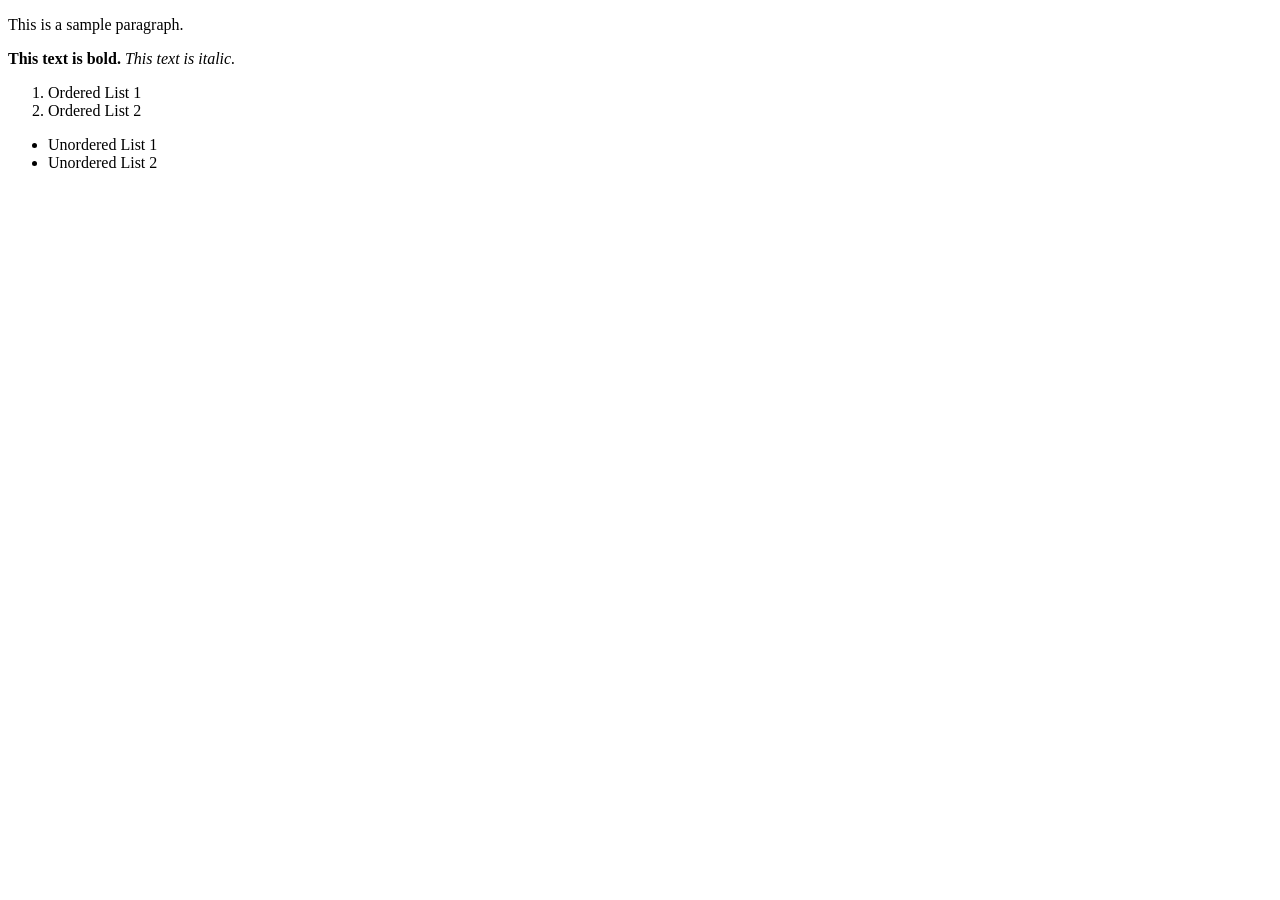
<file: 3_1_basic.html>
<!DOCTYPE html>
<html lang="en">
<head>
    <meta charset="UTF-8">
    <meta name="viewport" content="width=device-width, initial-scale=1.0">
    <title>Basic HTML Structure</title>
</head>
<body>
    <nav>

    </nav>
    <header>

    </header>
    <main>
        <section>
            <p>This is a sample paragraph.</p>
            <strong>This text is bold.</strong>
            <em>This text is italic.</em>
            <ol>
                <li>Ordered List 1</li>
                <li>Ordered List 2</li>
            </ol>
            <ul>
                <li>Unordered List 1</li>
                <li>Unordered List 2</li>
            </ul>
        </section>
        <article>

        </article>
    </main>
    <footer>

    </footer>
</body>
</html>
</file>
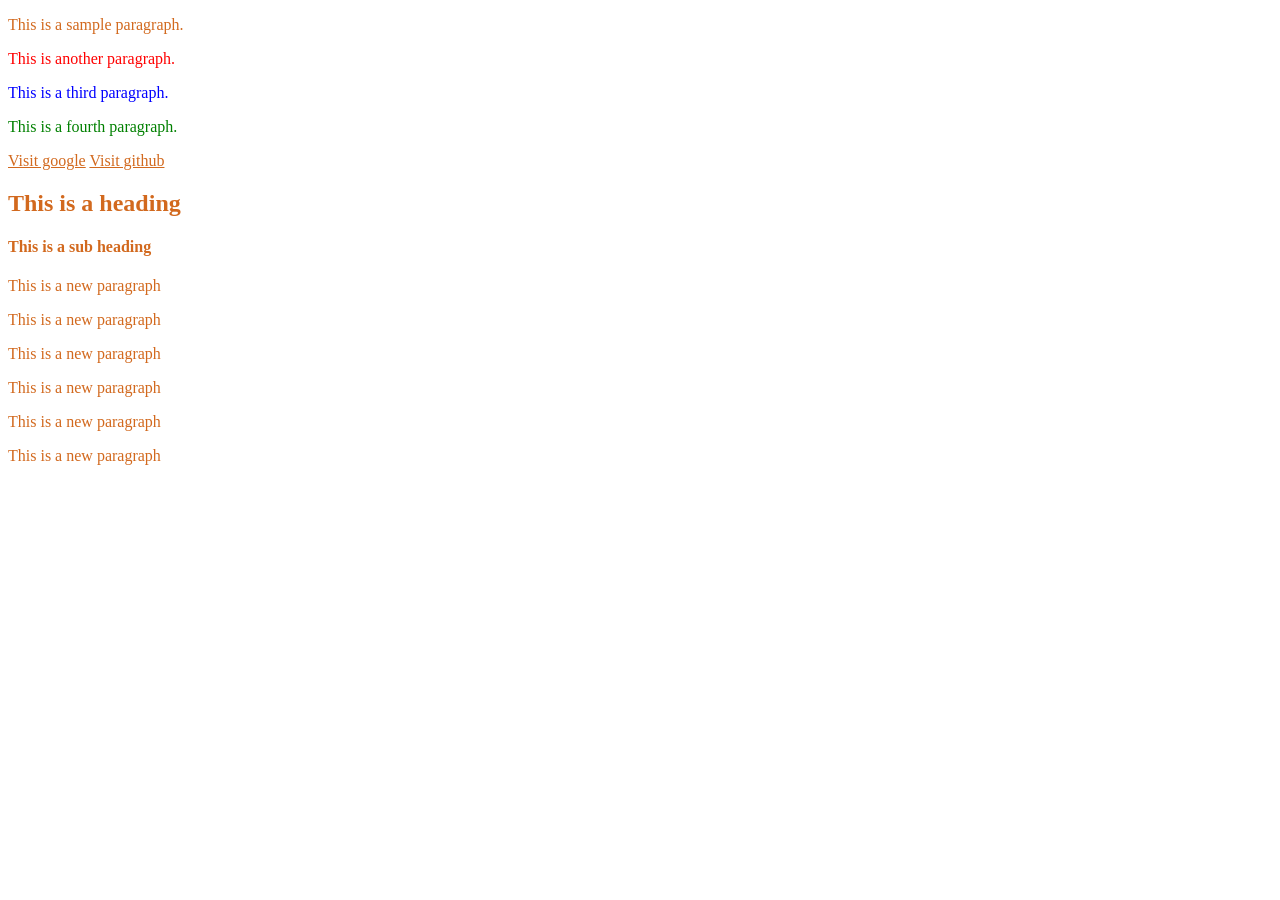
<file: 3_2_css.html>
<!DOCTYPE html>
<html lang="en">
<head>
    <meta charset="UTF-8">
    <meta name="viewport" content="width=device-width, initial-scale=1.0">
    <title>CSS for beginners</title>
    <style>
        *{
            color: chocolate;
        }
        /* p {
            color: peru;
        }
        a {
            color: gold;
        }
        h2 {
            color: salmon;
        }
        h4 {
            color: greenyellow;
        }
        .argentina {
            color: skyblue;
        }
        #subheading {
            color: green;
        } */
    </style>
</head>
<body>
    <p>This is a sample paragraph.</p>
    <p style="color: red;">This is another paragraph.</p>
    <p style="color: blue;">This is a third paragraph.</p>
    <p style="color: green;">This is a fourth paragraph.</p>
    <a href="https://www.google.com">Visit google</a>
    <a href="https://www.github.com">Visit github</a>
    <h2>This is a heading</h2>
    <h4>This is a sub heading</h4>
    <p class="argentina">This is a new paragraph</p>
    <p class="argentina">This is a new paragraph</p>
    <p class="argentina">This is a new paragraph</p>
    <p id="subheading">This is a new paragraph</p>
    <p id="subheading">This is a new paragraph</p>
    <p id="subheading">This is a new paragraph</p>
    
    
</body>
</html>
</file>
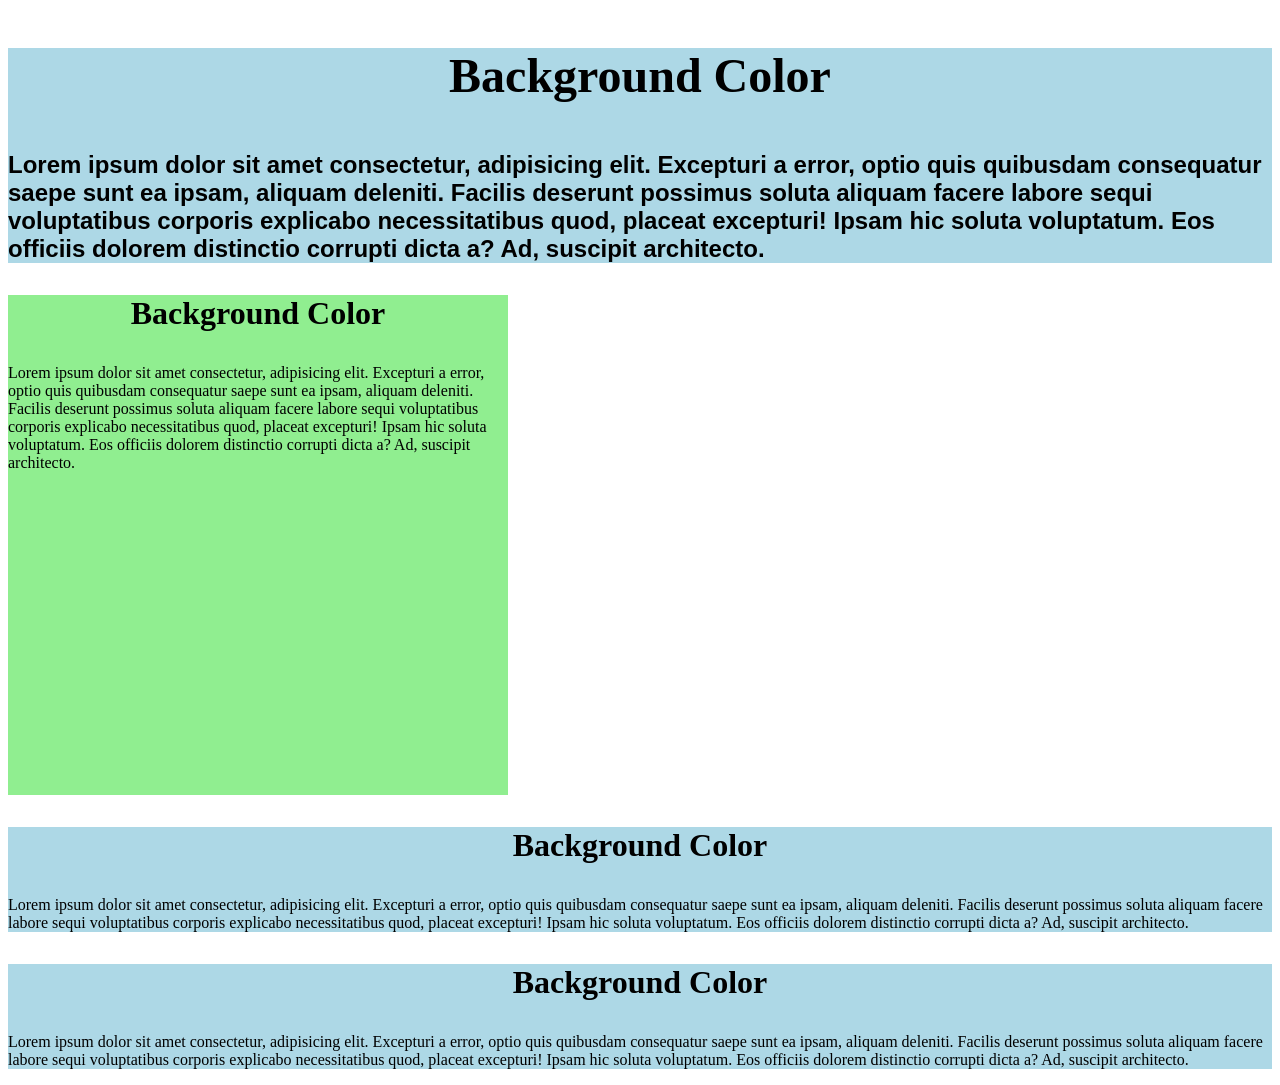
<file: 3_3_background.html>
<!DOCTYPE html>
<html lang="en">
<head>
    <meta charset="UTF-8">
    <meta name="viewport" content="width=device-width, initial-scale=1.0">
    <title>Background Color</title>
    <style>
        section {
            background-color: lightblue;
        }
        #second {
            background-color: lightgreen;
            width: 500px;
            height: 500px;
            /* width: 50%; */
        }
        h3 {
            font-size: 32px;
            text-align: center;
        }
        .large-heading {
            font-size: 48px;
        }
        .large-paragraph {
            font-size: 24px;
            font-family: arial, sans-serif;
            font-weight: 700;
        }
    </style>
</head>
<body>
    <main>
        <section>
            <h3 class="large-heading">Background Color</h3>
            <p class="large-paragraph">Lorem ipsum dolor sit amet consectetur, adipisicing elit. Excepturi a error, optio quis quibusdam consequatur saepe sunt ea ipsam, aliquam deleniti. Facilis deserunt possimus soluta aliquam facere labore sequi voluptatibus corporis explicabo necessitatibus quod, placeat excepturi! Ipsam hic soluta voluptatum. Eos officiis dolorem distinctio corrupti dicta a? Ad, suscipit architecto.</p>
        </section>
        <section id="second">
            <h3>Background Color</h3>
            <p>Lorem ipsum dolor sit amet consectetur, adipisicing elit. Excepturi a error, optio quis quibusdam consequatur saepe sunt ea ipsam, aliquam deleniti. Facilis deserunt possimus soluta aliquam facere labore sequi voluptatibus corporis explicabo necessitatibus quod, placeat excepturi! Ipsam hic soluta voluptatum. Eos officiis dolorem distinctio corrupti dicta a? Ad, suscipit architecto.</p>
        </section>
        <section>
            <h3>Background Color</h3>
            <p>Lorem ipsum dolor sit amet consectetur, adipisicing elit. Excepturi a error, optio quis quibusdam consequatur saepe sunt ea ipsam, aliquam deleniti. Facilis deserunt possimus soluta aliquam facere labore sequi voluptatibus corporis explicabo necessitatibus quod, placeat excepturi! Ipsam hic soluta voluptatum. Eos officiis dolorem distinctio corrupti dicta a? Ad, suscipit architecto.</p>
        </section>
        <section>
            <h3>Background Color</h3>
            <p>Lorem ipsum dolor sit amet consectetur, adipisicing elit. Excepturi a error, optio quis quibusdam consequatur saepe sunt ea ipsam, aliquam deleniti. Facilis deserunt possimus soluta aliquam facere labore sequi voluptatibus corporis explicabo necessitatibus quod, placeat excepturi! Ipsam hic soluta voluptatum. Eos officiis dolorem distinctio corrupti dicta a? Ad, suscipit architecto.</p>
        </section>
    </main>
    
</body>
</html>
</file>
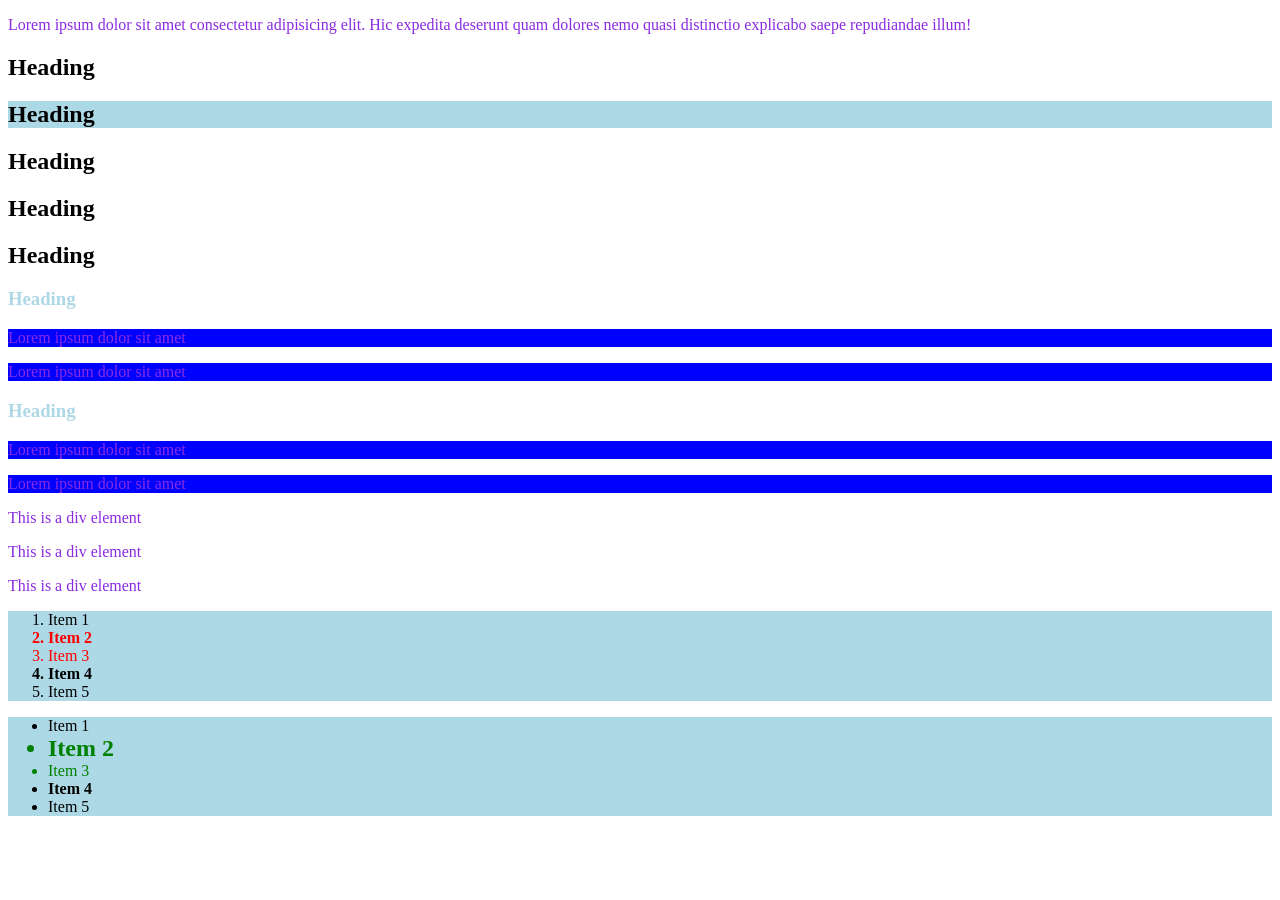
<file: 3_5_selector.html>
<!DOCTYPE html>
<html lang="en">

<head>
    <meta charset="UTF-8">
    <meta name="viewport" content="width=device-width, initial-scale=1.0">
    <title>Advanced Selectors</title>
    <style>
        /* tag selector */
        p {
            color: blueviolet;
        }

        article {
            color: lightblue;
        }

        /* class selector */
        .red {
            color: red;
        }

        .bold {
            font-weight: 800;
        }

        .green {
            color: green;
        }

        .green.bold {
            font-size: 1.5rem;
        }


        /* id select */
        #idName {
            color: blue;
        }

        /* advanced selectors */
        ol,
        ul,
        .special {
            background-color: lightblue;
        }

        /* article p {
            background-color: salmon;
        } */

        article > p {
            background-color: blue;
        }
    </style>
</head>

<body>
    <p>Lorem ipsum dolor sit amet consectetur adipisicing elit. Hic expedita deserunt quam dolores nemo quasi distinctio
        explicabo saepe repudiandae illum!</p>
    <h2>Heading</h2>
    <h2 class="special">Heading</h2>
    <h2>Heading</h2>
    <h2>Heading</h2>
    <h2>Heading</h2>
    <article>
        <h3>Heading</h3>
        <p>Lorem ipsum dolor sit amet</p>
        <p>Lorem ipsum dolor sit amet</p>
    </article>
    <article>
        <h3>Heading</h3>
        <p>Lorem ipsum dolor sit amet</p>
        <p>Lorem ipsum dolor sit amet</p>
        <div>
            <p>This is a div element</p>
            <p>This is a div element</p>
            <p>This is a div element</p>
        </div>
    </article>
    <ol>
        <li>Item 1</li>
        <li class="red bold">Item 2</li>
        <li class="red">Item 3</li>
        <li class="bold">Item 4</li>
        <li>Item 5</li>
    </ol>
    <ul>
        <li>Item 1</li>
        <li class="green bold">Item 2</li>
        <li class="green">Item 3</li>
        <li class="bold">Item 4</li>
        <li>Item 5</li>
    </ul>
</body>

</html>
</file>
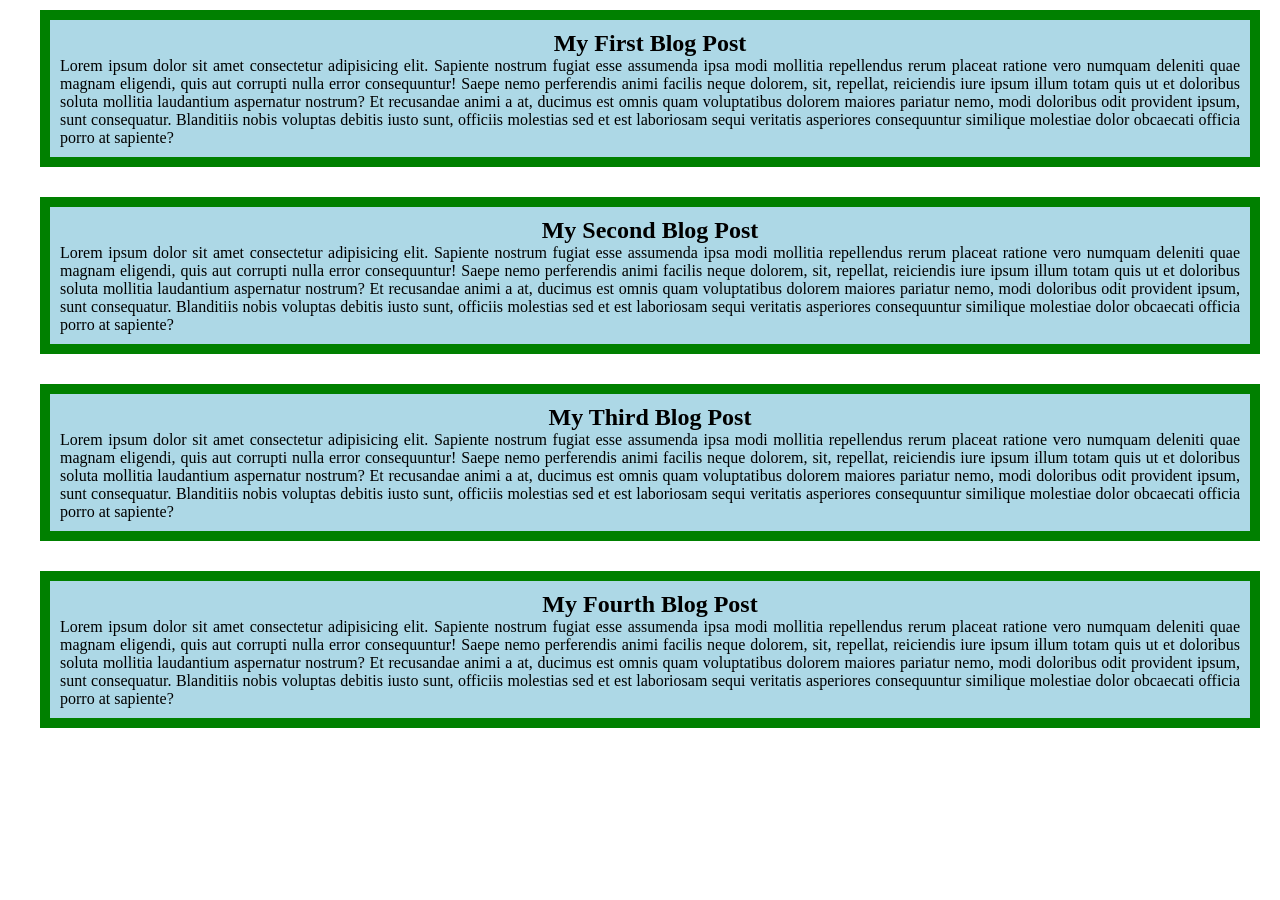
<file: 3_6_blog.html>
<!DOCTYPE html>
<html lang="en">
<head>
    <meta charset="UTF-8">
    <meta name="viewport" content="width=device-width, initial-scale=1.0">
    <title>Blogs</title>
    <link rel="stylesheet" href="styles/display.css">
    <style>
        *{
            margin: 0;
        }

        article {
            background-color: lightblue;
            text-align: justify;
            margin: 10px 20px 30px 40px;
            border: 10px solid green;
            padding: 10px;
        }
    </style>
</head>
<body>
    <article>
        <h2>My First Blog Post</h2>
        <p>Lorem ipsum dolor sit amet consectetur adipisicing elit. Sapiente nostrum fugiat esse assumenda ipsa modi mollitia repellendus rerum placeat ratione vero numquam deleniti quae magnam eligendi, quis aut corrupti nulla error consequuntur! Saepe nemo perferendis animi facilis neque dolorem, sit, repellat, reiciendis iure ipsum illum totam quis ut et doloribus soluta mollitia laudantium aspernatur nostrum? Et recusandae animi a at, ducimus est omnis quam voluptatibus dolorem maiores pariatur nemo, modi doloribus odit provident ipsum, sunt consequatur. Blanditiis nobis voluptas debitis iusto sunt, officiis molestias sed et est laboriosam sequi veritatis asperiores consequuntur similique molestiae dolor obcaecati officia porro at sapiente?</p>
    </article>
    <article>
        <h2>My Second Blog Post</h2>
        <p>Lorem ipsum dolor sit amet consectetur adipisicing elit. Sapiente nostrum fugiat esse assumenda ipsa modi mollitia repellendus rerum placeat ratione vero numquam deleniti quae magnam eligendi, quis aut corrupti nulla error consequuntur! Saepe nemo perferendis animi facilis neque dolorem, sit, repellat, reiciendis iure ipsum illum totam quis ut et doloribus soluta mollitia laudantium aspernatur nostrum? Et recusandae animi a at, ducimus est omnis quam voluptatibus dolorem maiores pariatur nemo, modi doloribus odit provident ipsum, sunt consequatur. Blanditiis nobis voluptas debitis iusto sunt, officiis molestias sed et est laboriosam sequi veritatis asperiores consequuntur similique molestiae dolor obcaecati officia porro at sapiente?</p>
    </article>
    <article>
        <h2>My Third Blog Post</h2>
        <p>Lorem ipsum dolor sit amet consectetur adipisicing elit. Sapiente nostrum fugiat esse assumenda ipsa modi mollitia repellendus rerum placeat ratione vero numquam deleniti quae magnam eligendi, quis aut corrupti nulla error consequuntur! Saepe nemo perferendis animi facilis neque dolorem, sit, repellat, reiciendis iure ipsum illum totam quis ut et doloribus soluta mollitia laudantium aspernatur nostrum? Et recusandae animi a at, ducimus est omnis quam voluptatibus dolorem maiores pariatur nemo, modi doloribus odit provident ipsum, sunt consequatur. Blanditiis nobis voluptas debitis iusto sunt, officiis molestias sed et est laboriosam sequi veritatis asperiores consequuntur similique molestiae dolor obcaecati officia porro at sapiente?</p>
    </article>
    <article>
        <h2>My Fourth Blog Post</h2>
        <p>Lorem ipsum dolor sit amet consectetur adipisicing elit. Sapiente nostrum fugiat esse assumenda ipsa modi mollitia repellendus rerum placeat ratione vero numquam deleniti quae magnam eligendi, quis aut corrupti nulla error consequuntur! Saepe nemo perferendis animi facilis neque dolorem, sit, repellat, reiciendis iure ipsum illum totam quis ut et doloribus soluta mollitia laudantium aspernatur nostrum? Et recusandae animi a at, ducimus est omnis quam voluptatibus dolorem maiores pariatur nemo, modi doloribus odit provident ipsum, sunt consequatur. Blanditiis nobis voluptas debitis iusto sunt, officiis molestias sed et est laboriosam sequi veritatis asperiores consequuntur similique molestiae dolor obcaecati officia porro at sapiente?</p>
    </article>
</body>
</html>
</file>
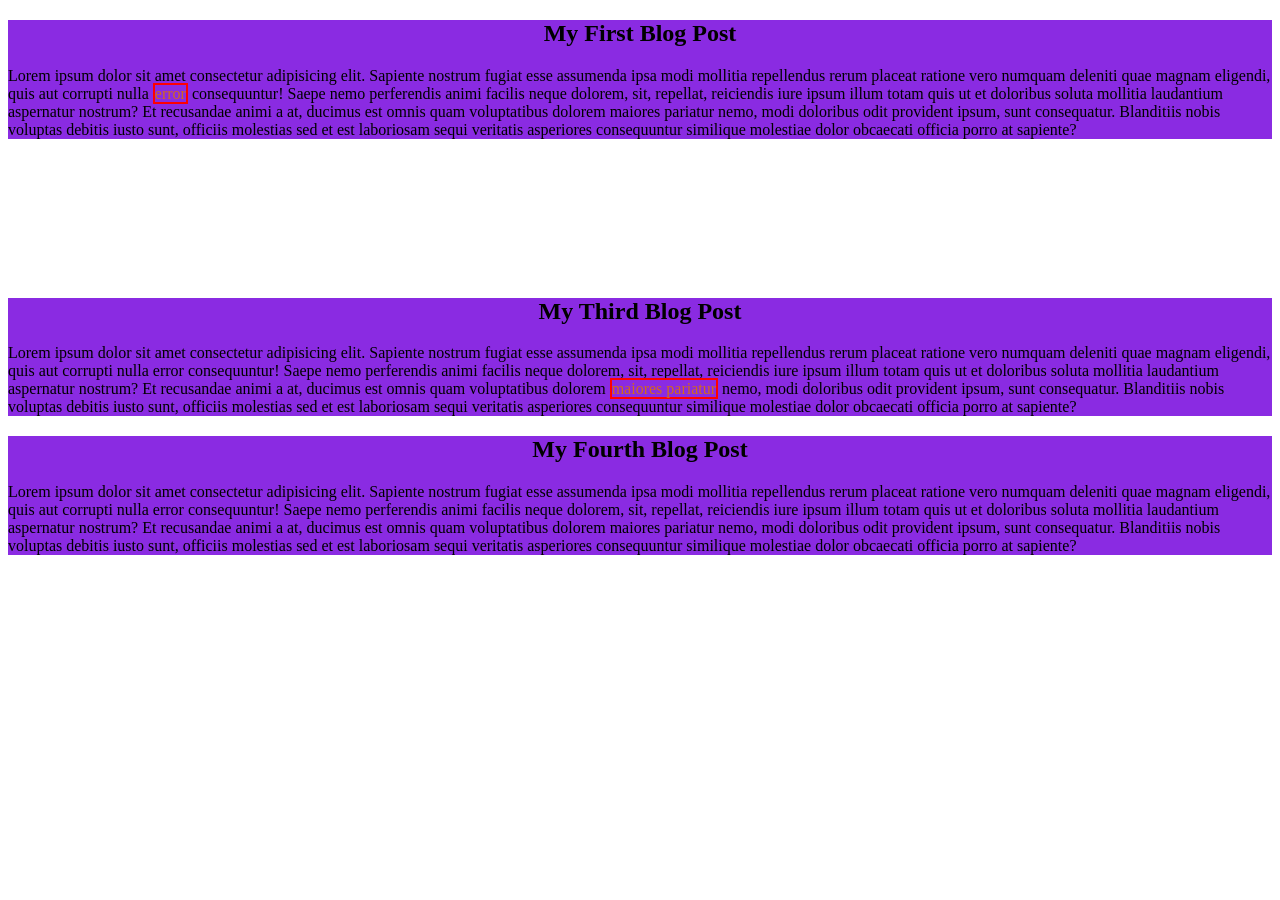
<file: 3_7_display.html>
<!DOCTYPE html>
<html lang="en">

<head>
    <meta charset="UTF-8">
    <meta name="viewport" content="width=device-width, initial-scale=1.0">
    <title>Display</title>
    <link rel="stylesheet" href="styles/display.css">
</head>

<body>
    <article>
        <h2>My First Blog Post</h2>
        <p>Lorem ipsum dolor sit amet consectetur adipisicing elit. Sapiente nostrum fugiat esse assumenda ipsa modi
            mollitia repellendus rerum placeat ratione vero numquam deleniti quae magnam eligendi, quis aut corrupti
            nulla <span>error</span>  consequuntur! Saepe nemo perferendis animi facilis neque dolorem, sit, repellat, reiciendis iure
            ipsum illum totam quis ut et doloribus soluta mollitia laudantium aspernatur nostrum? Et recusandae animi a
            at, ducimus est omnis quam voluptatibus dolorem maiores pariatur nemo, modi doloribus odit provident ipsum,
            sunt consequatur. Blanditiis nobis voluptas debitis iusto sunt, officiis molestias sed et est laboriosam
            sequi veritatis asperiores consequuntur similique molestiae dolor obcaecati officia porro at sapiente?</p>
    </article>
    <article id="second-article">
        <h2>My Second Blog Post</h2>
        <p>Lorem ipsum dolor sit amet consectetur adipisicing elit. Sapiente nostrum fugiat esse assumenda ipsa modi
            mollitia repellendus rerum placeat ratione vero numquam deleniti quae magnam eligendi, quis aut corrupti
            nulla error consequuntur! Saepe nemo perferendis animi facilis neque dolorem, sit, repellat, reiciendis iure
            ipsum illum totam quis ut et doloribus soluta mollitia laudantium aspernatur nostrum? Et recusandae animi a
            at, ducimus est omnis quam voluptatibus dolorem maiores pariatur nemo, modi doloribus odit provident ipsum,
            sunt consequatur. Blanditiis nobis voluptas debitis iusto sunt, officiis molestias sed et est laboriosam
            sequi veritatis asperiores consequuntur similique molestiae <span>dolor</span> obcaecati officia porro at sapiente? </p>
    </article>
    <article>
        <h2>My Third Blog Post</h2>
        <p>Lorem ipsum dolor sit amet consectetur adipisicing elit. Sapiente nostrum fugiat esse assumenda ipsa modi
            mollitia repellendus rerum placeat ratione vero numquam deleniti quae magnam eligendi, quis aut corrupti
            nulla error consequuntur! Saepe nemo perferendis animi facilis neque dolorem, sit, repellat, reiciendis iure
            ipsum illum totam quis ut et doloribus soluta mollitia laudantium aspernatur nostrum? Et recusandae animi a
            at, ducimus est omnis quam voluptatibus dolorem <span>maiores pariatur</span> nemo, modi doloribus odit provident ipsum,
            sunt consequatur. Blanditiis nobis voluptas debitis iusto sunt, officiis molestias sed et est laboriosam
            sequi veritatis asperiores consequuntur similique molestiae dolor obcaecati officia porro at sapiente? </p>
    </article>
    <article>
        <h2>My Fourth Blog Post</h2>
        <p>Lorem ipsum dolor sit amet consectetur adipisicing elit. Sapiente nostrum fugiat esse assumenda ipsa modi
            mollitia repellendus rerum placeat ratione vero numquam deleniti quae magnam eligendi, quis aut corrupti
            nulla error consequuntur! Saepe nemo perferendis animi facilis neque dolorem, sit, repellat, reiciendis iure
            ipsum illum totam quis ut et doloribus soluta mollitia laudantium aspernatur nostrum? Et recusandae animi a
            at, ducimus est omnis quam voluptatibus dolorem maiores pariatur nemo, modi doloribus odit provident ipsum,
            sunt consequatur. Blanditiis nobis voluptas debitis iusto sunt, officiis molestias sed et est laboriosam
            sequi veritatis asperiores consequuntur similique molestiae dolor obcaecati officia porro at sapiente? </p>
    </article>
</body>

</html>
</file>
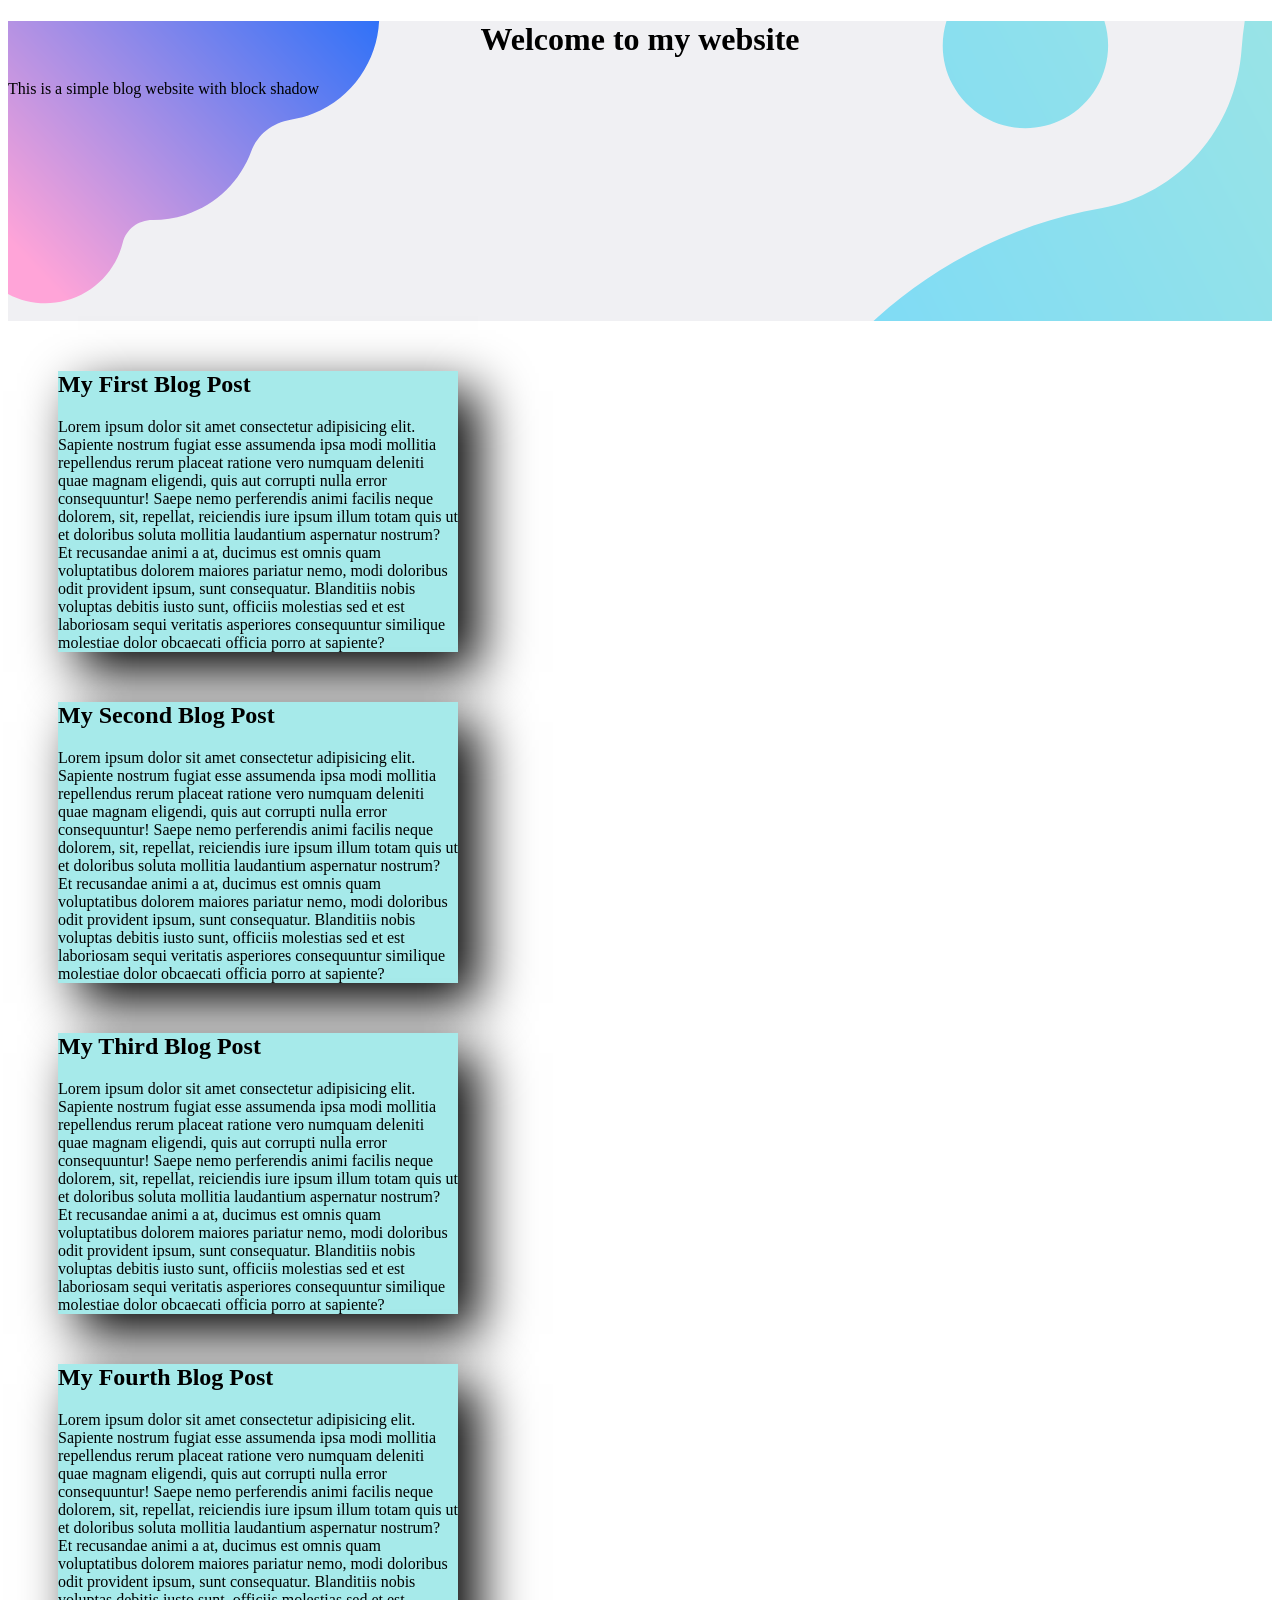
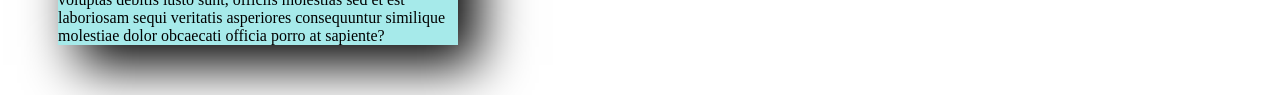
<file: 3_8_shadow.html>
<!DOCTYPE html>
<html lang="en">
<head>
    <meta charset="UTF-8">
    <meta name="viewport" content="width=device-width, initial-scale=1.0">
    <title>Box Shadow</title>
    <link rel="stylesheet" href="styles/shadow.css">
</head>
<body>
    <header id="header">
        <h1>Welcome to my website</h1>
        <p>This is a simple blog website with block shadow</p>
    </header>
    <article class="blog">
        <h2>My First Blog Post</h2>
        <p>Lorem ipsum dolor sit amet consectetur adipisicing elit. Sapiente nostrum fugiat esse assumenda ipsa modi mollitia repellendus rerum placeat ratione vero numquam deleniti quae magnam eligendi, quis aut corrupti nulla error consequuntur! Saepe nemo perferendis animi facilis neque dolorem, sit, repellat, reiciendis iure ipsum illum totam quis ut et doloribus soluta mollitia laudantium aspernatur nostrum? Et recusandae animi a at, ducimus est omnis quam voluptatibus dolorem maiores pariatur nemo, modi doloribus odit provident ipsum, sunt consequatur. Blanditiis nobis voluptas debitis iusto sunt, officiis molestias sed et est laboriosam sequi veritatis asperiores consequuntur similique molestiae dolor obcaecati officia porro at sapiente?</p>
    </article>
    <article class="blog">
        <h2>My Second Blog Post</h2>
        <p>Lorem ipsum dolor sit amet consectetur adipisicing elit. Sapiente nostrum fugiat esse assumenda ipsa modi mollitia repellendus rerum placeat ratione vero numquam deleniti quae magnam eligendi, quis aut corrupti nulla error consequuntur! Saepe nemo perferendis animi facilis neque dolorem, sit, repellat, reiciendis iure ipsum illum totam quis ut et doloribus soluta mollitia laudantium aspernatur nostrum? Et recusandae animi a at, ducimus est omnis quam voluptatibus dolorem maiores pariatur nemo, modi doloribus odit provident ipsum, sunt consequatur. Blanditiis nobis voluptas debitis iusto sunt, officiis molestias sed et est laboriosam sequi veritatis asperiores consequuntur similique molestiae dolor obcaecati officia porro at sapiente?</p>
    </article>
    <article class="blog">
        <h2>My Third Blog Post</h2>
        <p>Lorem ipsum dolor sit amet consectetur adipisicing elit. Sapiente nostrum fugiat esse assumenda ipsa modi mollitia repellendus rerum placeat ratione vero numquam deleniti quae magnam eligendi, quis aut corrupti nulla error consequuntur! Saepe nemo perferendis animi facilis neque dolorem, sit, repellat, reiciendis iure ipsum illum totam quis ut et doloribus soluta mollitia laudantium aspernatur nostrum? Et recusandae animi a at, ducimus est omnis quam voluptatibus dolorem maiores pariatur nemo, modi doloribus odit provident ipsum, sunt consequatur. Blanditiis nobis voluptas debitis iusto sunt, officiis molestias sed et est laboriosam sequi veritatis asperiores consequuntur similique molestiae dolor obcaecati officia porro at sapiente?</p>
    </article>
    <article class="blog">
        <h2>My Fourth Blog Post</h2>
        <p>Lorem ipsum dolor sit amet consectetur adipisicing elit. Sapiente nostrum fugiat esse assumenda ipsa modi mollitia repellendus rerum placeat ratione vero numquam deleniti quae magnam eligendi, quis aut corrupti nulla error consequuntur! Saepe nemo perferendis animi facilis neque dolorem, sit, repellat, reiciendis iure ipsum illum totam quis ut et doloribus soluta mollitia laudantium aspernatur nostrum? Et recusandae animi a at, ducimus est omnis quam voluptatibus dolorem maiores pariatur nemo, modi doloribus odit provident ipsum, sunt consequatur. Blanditiis nobis voluptas debitis iusto sunt, officiis molestias sed et est laboriosam sequi veritatis asperiores consequuntur similique molestiae dolor obcaecati officia porro at sapiente?</p>
    </article>
</body>
</html>
</file>
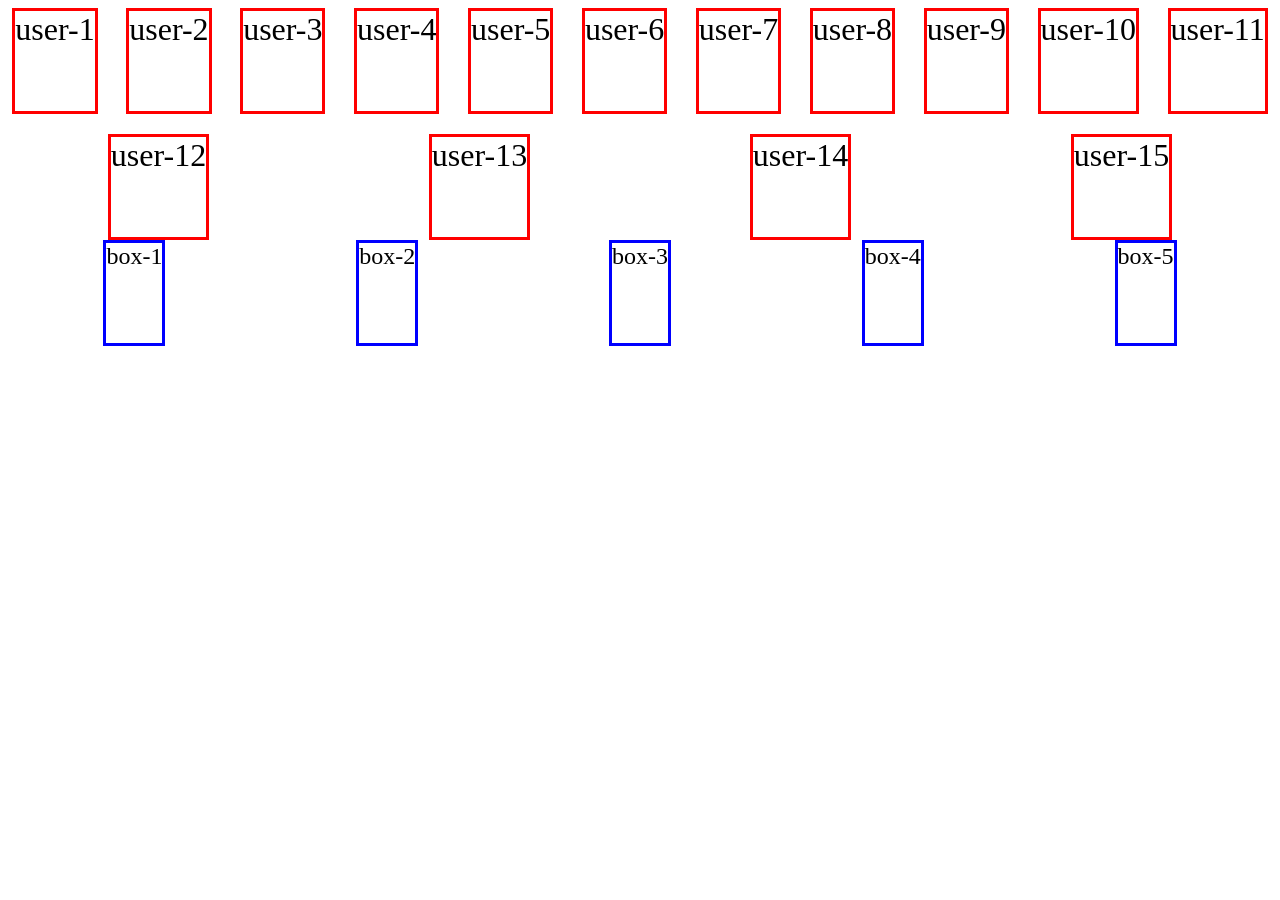
<file: 4_1_flex.html>
<!DOCTYPE html>
<html lang="en">

<head>
    <meta charset="UTF-8">
    <meta name="viewport" content="width=device-width, initial-scale=1.0">
    <title>Flex Layout</title>
    <style>
        .container {
            display: flex;
            /* justify-content: space-between; */
            justify-content: space-around;
            /* gap: 20px; */
            /* flex-direction: row-reverse; */
        }

        .box {
            border: 3px solid blue;
            height: 100px;
            font-size: 1.5rem;
        }

        div {
            font-size: 2rem;
        }

        .user-container {
            display: flex;
            gap: 20px;
            justify-content: space-around;
            flex-wrap: wrap;
        }

        .user {
            border: 3px solid red;
            height: 100px;
        }
    </style>
</head>

<body>
    <!-- .user-container>.user*5{user-$} -->
    <div class="user-container">
        <div class="user">user-1</div>
        <div class="user">user-2</div>
        <div class="user">user-3</div>
        <div class="user">user-4</div>
        <div class="user">user-5</div>
        <div class="user">user-6</div>
        <div class="user">user-7</div>
        <div class="user">user-8</div>
        <div class="user">user-9</div>
        <div class="user">user-10</div>
        <div class="user">user-11</div>
        <div class="user">user-12</div>
        <div class="user">user-13</div>
        <div class="user">user-14</div>
        <div class="user">user-15</div>
    </div>

    <!-- .container>.box*5{box-$} -->
    <div class="container">
        <div class="box">box-1</div>
        <div class="box">box-2</div>
        <div class="box">box-3</div>
        <div class="box">box-4</div>
        <div class="box">box-5</div>
    </div>

    <!-- emmet examples: -->
    <!-- div>p -->
    <!-- div>article>section>h2 -->
    <!-- div>article*3>section>h2 -->
    <!-- div>article*3>section>h2+p*2 -->
    <!-- .container -->
    <!-- .container>h2 -->
    <!-- .container>h2.header#first -->
    <!-- ul>li*5 -->
    <!-- ul.container>li*5 -->
    <!-- ul.container>li.item*5{item-$} -->
</body>

</html>
</file>
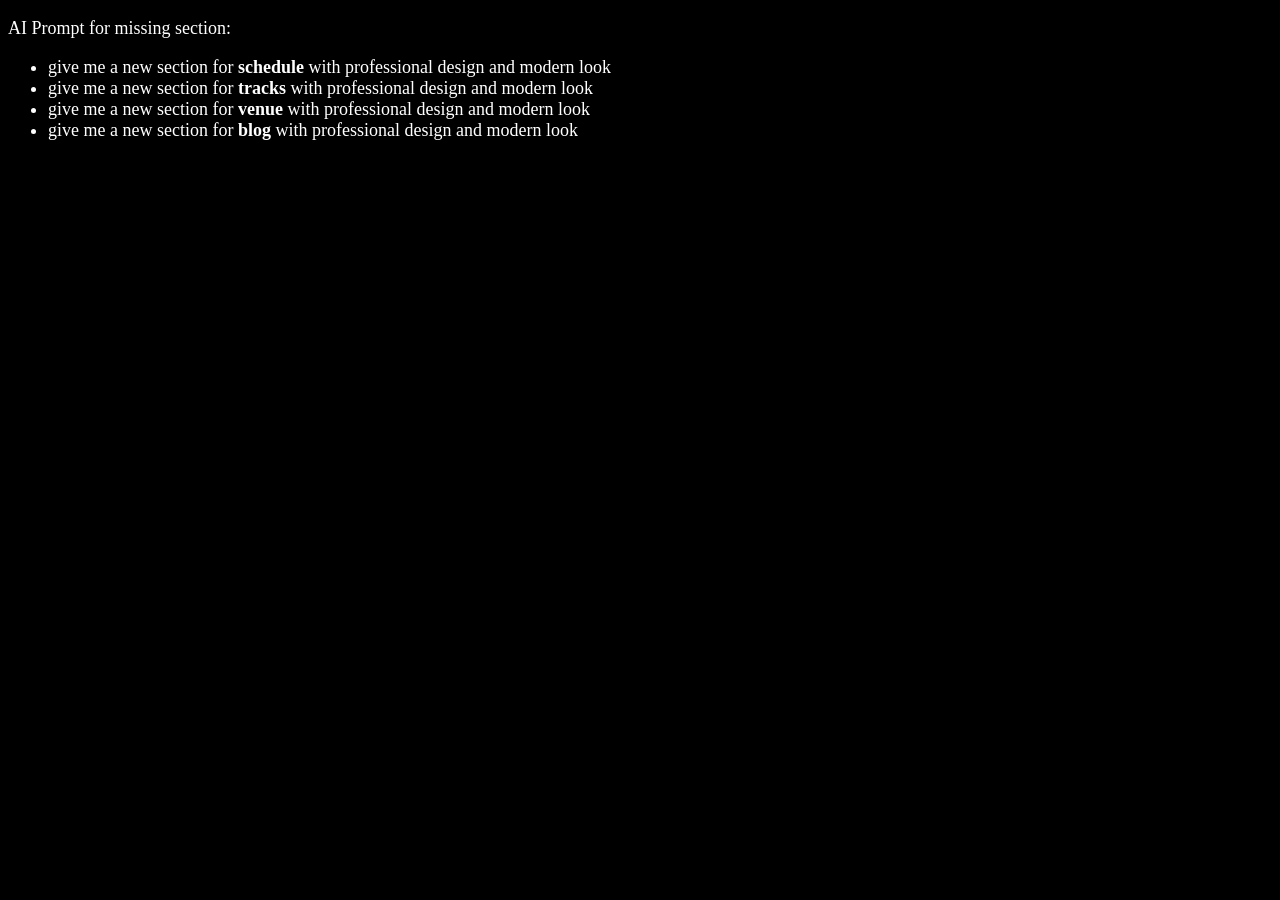
<file: 6_2_prompt.html>
<!DOCTYPE html>
<html lang="en">

<head>
    <meta charset="UTF-8">
    <meta name="viewport" content="width=device-width, initial-scale=1.0">
    <title>Prompt</title>
    <style>
        p, li {
            font-size: 18px;
            font-weight: 400;
            color: white;
        }
    </style>
</head>

<body bgcolor="black">
    <p>AI Prompt for missing section:</p>
    <ul>
        <li>give me a new section for <strong>schedule</strong> with professional design and modern look</li>
        <li>give me a new section for <strong>tracks</strong> with professional design and modern look</li>
        <li>give me a new section for <strong>venue</strong> with professional design and modern look</li>
        <li>give me a new section for <strong>blog</strong> with professional design and modern look</li>
    </ul>
</body>

</html>
</file>
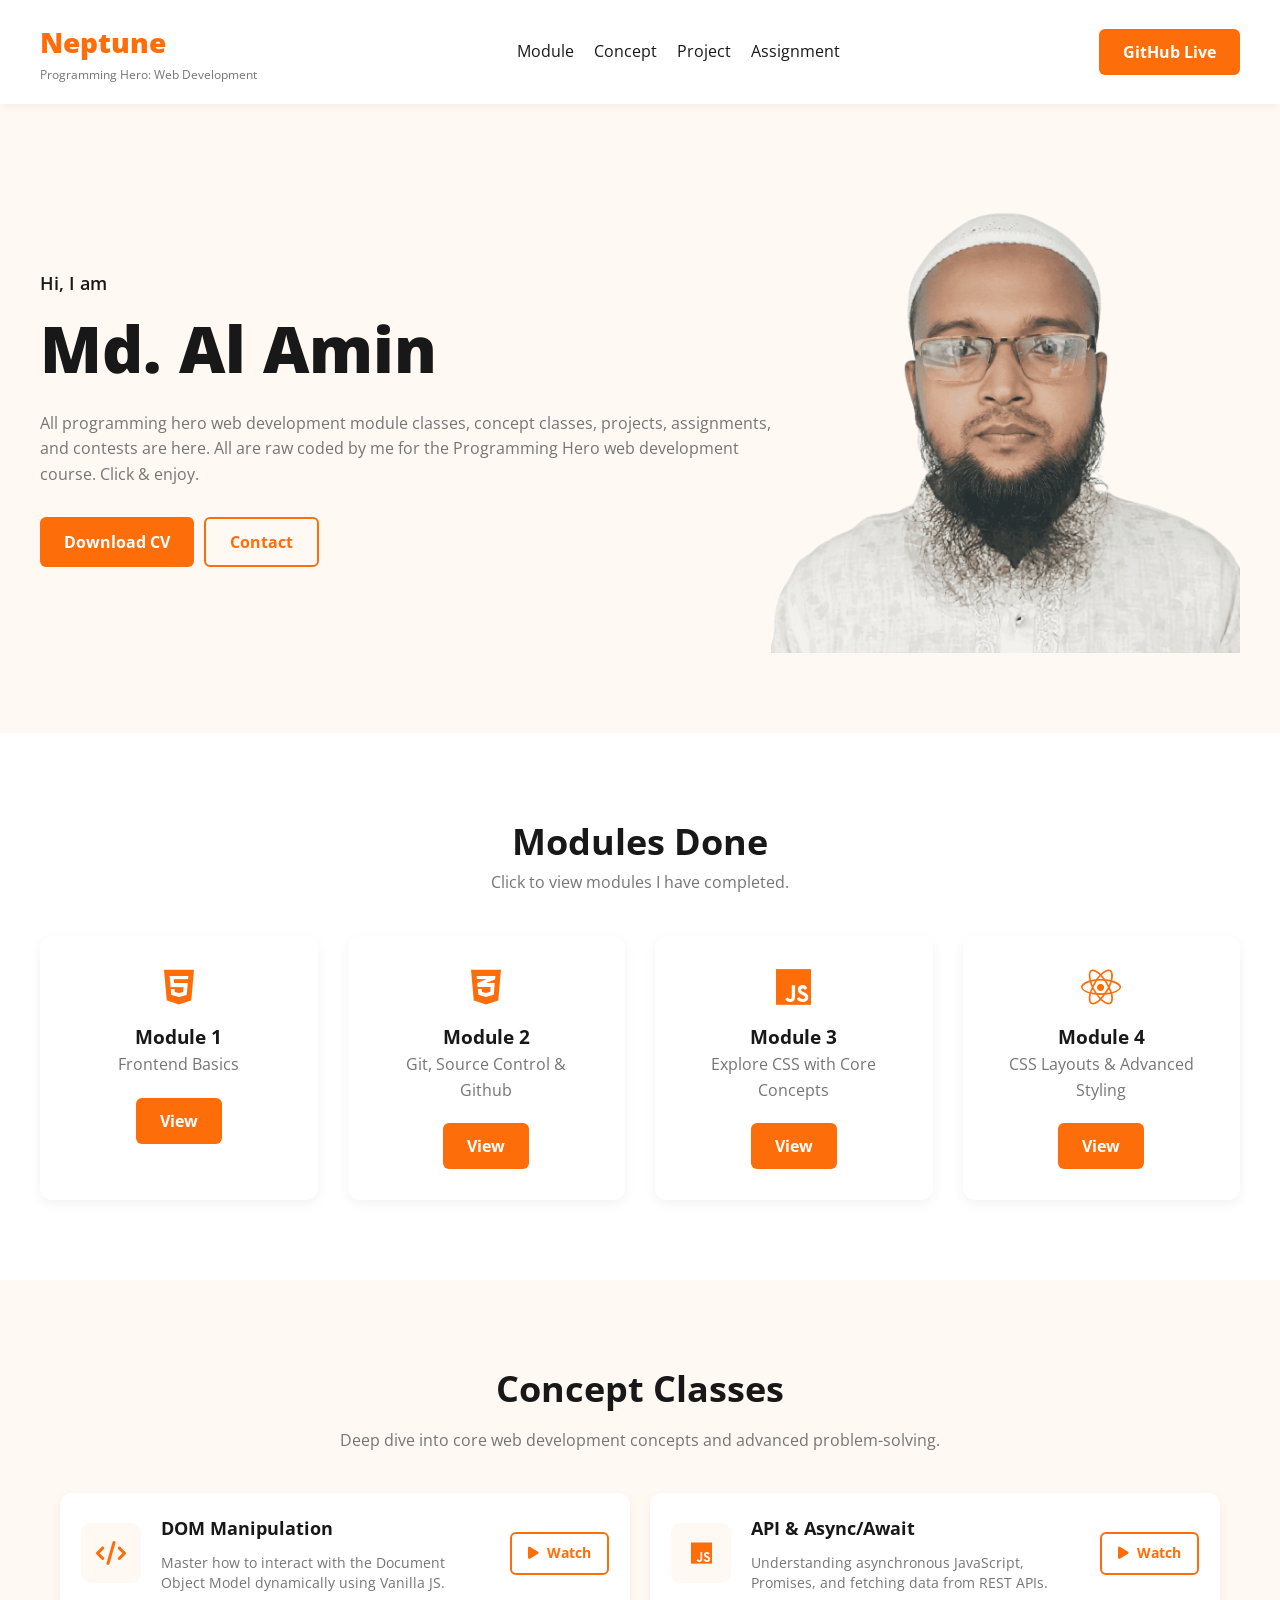
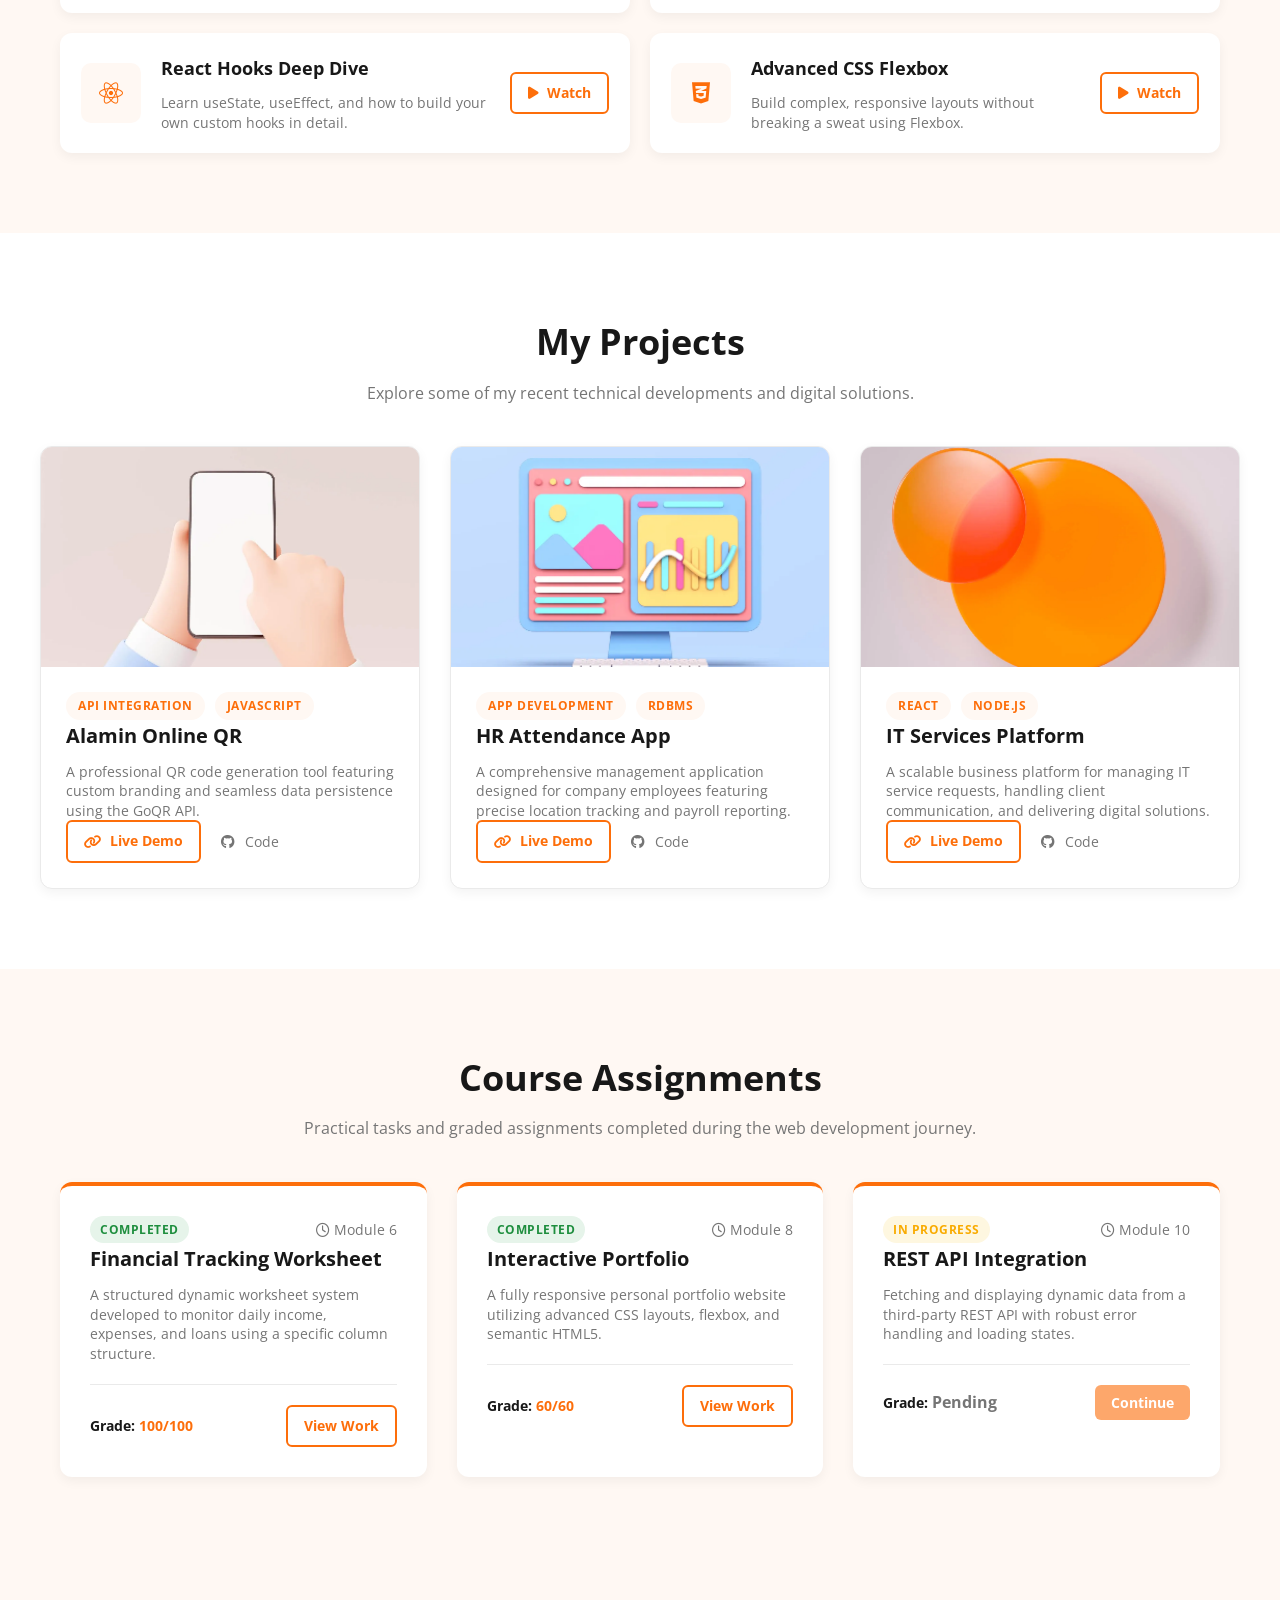
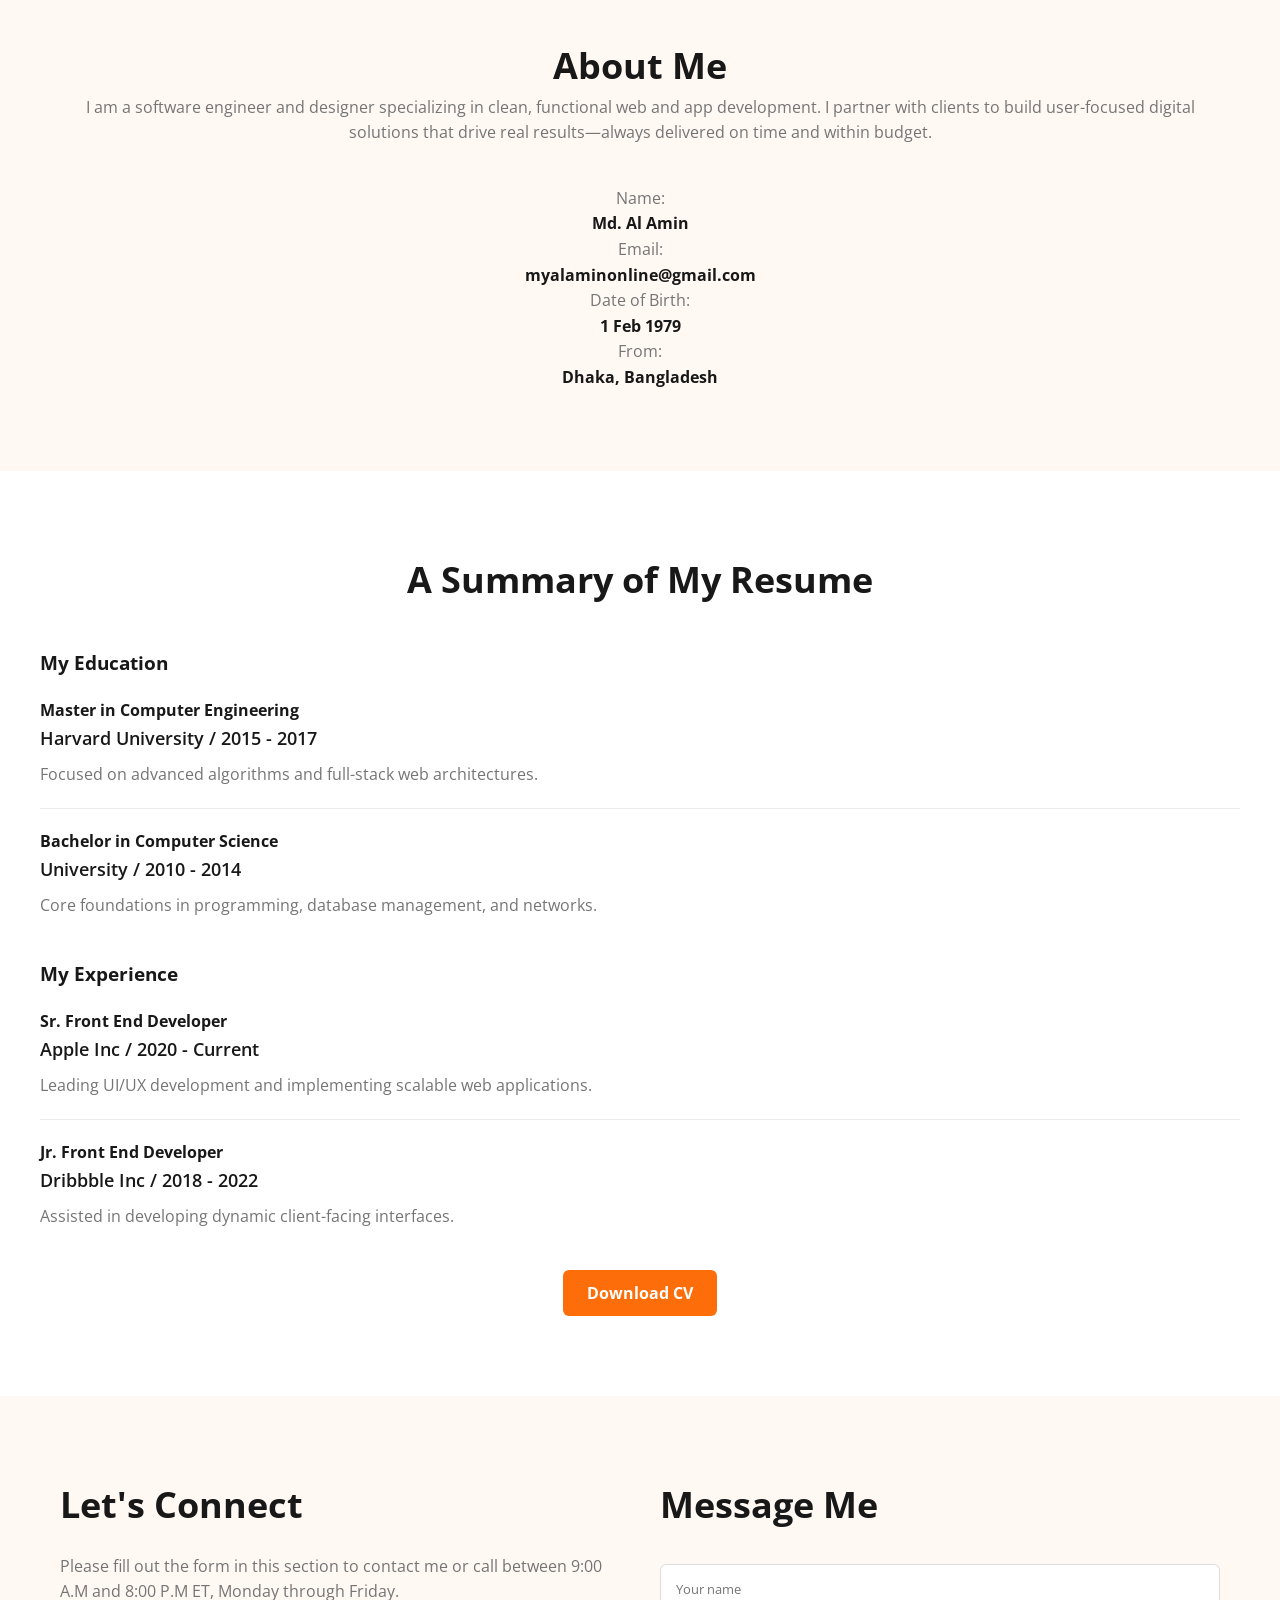
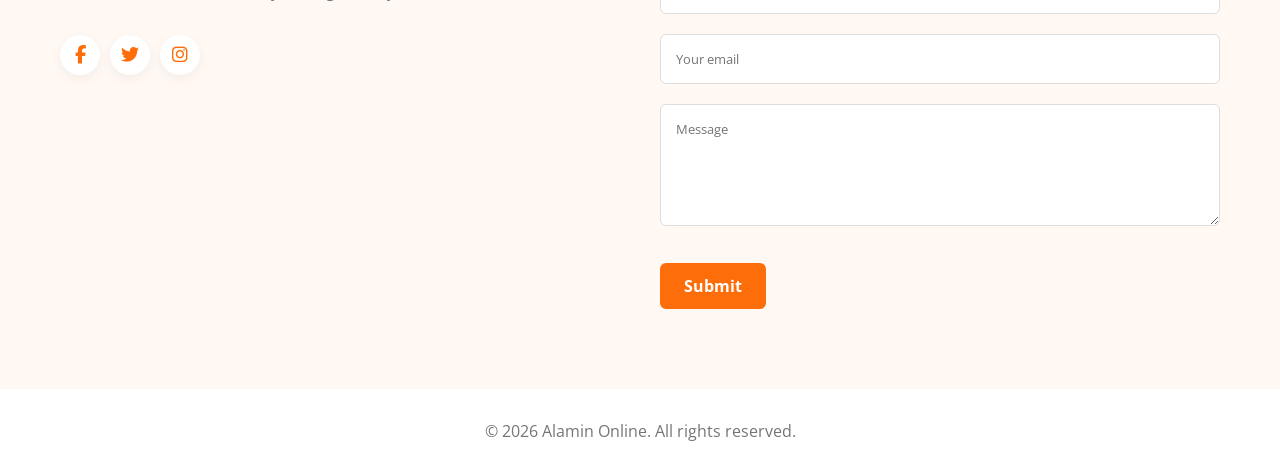
<file: update.html>
<!DOCTYPE html>
<html lang="en">
<head>
    <meta charset="UTF-8">
    <meta name="viewport" content="width=device-width, initial-scale=1.0">
    <title>Md. Al Amin | Portfolio</title>
    <link rel="stylesheet" href="./styles/update.css">
    <link rel="preconnect" href="https://fonts.googleapis.com">
    <link rel="preconnect" href="https://fonts.gstatic.com" crossorigin>
    <link href="https://fonts.googleapis.com/css2?family=Open+Sans:wght@300;400;600;700;800&display=swap" rel="stylesheet">
    <link rel="stylesheet" href="https://cdnjs.cloudflare.com/ajax/libs/font-awesome/6.4.0/css/all.min.css" crossorigin="anonymous" referrerpolicy="no-referrer" />
</head>
<body>

    <header class="header-bg">
        <nav class="container flex align-center py-2">
            <div class="nav-brand">
                <a href="https://myalaminonline.github.io/neptune/"><h2>Neptune</h2></a>
                <p>Programming Hero: Web Development</p>
            </div>
            <ul class="nav-menu flex gap-2">
                <li><a href="#module">Module</a></li>
                <li><a href="#concept">Concept</a></li>
                <li><a href="#project">Project</a></li>
                <li><a href="#assignment">Assignment</a></li> <!-- NEW MENU LINK -->
            </ul>
            <a href="https://myalaminonline.github.io/neptune/"><button class="btn btn-primary">GitHub Live</button></a>
        </nav>
    </header>

    <main>
        <section class="hero bg-light">
            <div class="container flex align-center py-5 hero-stack">
                <div class="hero-content">
                    <p class="text-subtitle">Hi, I am</p>
                    <h1 class="text-title">Md. Al Amin</h1>
                    <p class="text-muted mt-1">All programming hero web development module classes, concept classes, projects, assignments, and contests are here. All are raw coded by me for the Programming Hero web development course. Click & enjoy.</p>
                    <div class="hero-actions mt-3 flex gap-1">
                        <button class="btn btn-primary">Download CV</button>
                        <button class="btn btn-outline">Contact</button>
                    </div>
                </div>
                <div class="hero-image">
                    <img src="./images/alamin.png" alt="Md. Al Amin">
                </div>
            </div>
        </section>

        <section id="module" class="container py-5 text-center">
            <h2 class="section-title">Modules Done</h2>
            <p class="text-muted mb-4">Click to view modules I have completed.</p>
            <div class="grid card-grid">
                <div class="card">
                    <i class="fa-brands fa-html5 card-icon"></i>
                    <h3>Module 1</h3>
                    <p class="text-muted">Frontend Basics</p>
                    <button class="btn btn-primary mt-2">View</button>
                </div>
                <div class="card">
                    <i class="fa-brands fa-css3-alt card-icon"></i>
                    <h3>Module 2</h3>
                    <p class="text-muted">Git, Source Control & Github</p>
                    <button class="btn btn-primary mt-2">View</button>
                </div>
                <div class="card">
                    <i class="fa-brands fa-js card-icon"></i>
                    <h3>Module 3</h3>
                    <p class="text-muted">Explore CSS with Core Concepts</p>
                    <button class="btn btn-primary mt-2">View</button>
                </div>
                <div class="card">
                    <i class="fa-brands fa-react card-icon"></i>
                    <h3>Module 4</h3>
                    <p class="text-muted">CSS Layouts & Advanced Styling</p>
                    <button class="btn btn-primary mt-2">View</button>
                </div>
            </div>
        </section>

        <!-- Concept Classes Section -->
        <section id="concept" class="bg-light py-5">
            <div class="container">
                <div class="text-center mb-4">
                    <h2 class="section-title">Concept Classes</h2>
                    <p class="text-muted mt-1">Deep dive into core web development concepts and advanced problem-solving.</p>
                </div>
                
                <div class="grid concept-grid">
                    <!-- Concept Card 1 -->
                    <div class="concept-card flex align-center gap-2">
                        <div class="concept-icon-box">
                            <i class="fa-solid fa-code"></i>
                        </div>
                        <div class="concept-content flex-1">
                            <h3>DOM Manipulation</h3>
                            <p class="text-muted text-sm mt-1">Master how to interact with the Document Object Model dynamically using Vanilla JS.</p>
                        </div>
                        <a href="#" class="btn btn-outline btn-sm"><i class="fa-solid fa-play"></i> Watch</a>
                    </div>

                    <!-- Concept Card 2 -->
                    <div class="concept-card flex align-center gap-2">
                        <div class="concept-icon-box">
                            <i class="fa-brands fa-js"></i>
                        </div>
                        <div class="concept-content flex-1">
                            <h3>API & Async/Await</h3>
                            <p class="text-muted text-sm mt-1">Understanding asynchronous JavaScript, Promises, and fetching data from REST APIs.</p>
                        </div>
                        <a href="#" class="btn btn-outline btn-sm"><i class="fa-solid fa-play"></i> Watch</a>
                    </div>

                    <!-- Concept Card 3 -->
                    <div class="concept-card flex align-center gap-2">
                        <div class="concept-icon-box">
                            <i class="fa-brands fa-react"></i>
                        </div>
                        <div class="concept-content flex-1">
                            <h3>React Hooks Deep Dive</h3>
                            <p class="text-muted text-sm mt-1">Learn useState, useEffect, and how to build your own custom hooks in detail.</p>
                        </div>
                        <a href="#" class="btn btn-outline btn-sm"><i class="fa-solid fa-play"></i> Watch</a>
                    </div>
                    
                    <!-- Concept Card 4 -->
                    <div class="concept-card flex align-center gap-2">
                        <div class="concept-icon-box">
                            <i class="fa-brands fa-css3-alt"></i>
                        </div>
                        <div class="concept-content flex-1">
                            <h3>Advanced CSS Flexbox</h3>
                            <p class="text-muted text-sm mt-1">Build complex, responsive layouts without breaking a sweat using Flexbox.</p>
                        </div>
                        <a href="#" class="btn btn-outline btn-sm"><i class="fa-solid fa-play"></i> Watch</a>
                    </div>
                </div>
            </div>
        </section>

        <!-- Projects Section -->
        <section id="project" class="container py-5">
            <div class="text-center mb-4">
                <h2 class="section-title">My Projects</h2>
                <p class="text-muted mt-1">Explore some of my recent technical developments and digital solutions.</p>
            </div>

            <div class="grid project-grid">
                <!-- Project Card 1 -->
                <div class="project-card">
                    <div class="project-img-wrapper">
                        <!-- Replace with your actual project screenshot -->
                        <img src="./images/work1.png" alt="Alamin Online QR" class="project-img">
                    </div>
                    <div class="project-content">
                        <div class="project-tags flex gap-1 mb-2">
                            <span class="tag">API Integration</span>
                            <span class="tag">JavaScript</span>
                        </div>
                        <h3>Alamin Online QR</h3>
                        <p class="text-muted text-sm mt-1">A professional QR code generation tool featuring custom branding and seamless data persistence using the GoQR API.</p>
                        <div class="project-links mt-3 flex gap-2">
                            <a href="#" class="btn btn-outline btn-sm"><i class="fa-solid fa-link"></i> Live Demo</a>
                            <a href="#" class="text-muted text-sm flex align-center gap-1"><i class="fa-brands fa-github"></i> Code</a>
                        </div>
                    </div>
                </div>

                <!-- Project Card 2 -->
                <div class="project-card">
                    <div class="project-img-wrapper">
                        <!-- Replace with your actual project screenshot -->
                        <img src="./images/work2.png" alt="HR Attendance App" class="project-img">
                    </div>
                    <div class="project-content">
                        <div class="project-tags flex gap-1 mb-2">
                            <span class="tag">App Development</span>
                            <span class="tag">RDBMS</span>
                        </div>
                        <h3>HR Attendance App</h3>
                        <p class="text-muted text-sm mt-1">A comprehensive management application designed for company employees featuring precise location tracking and payroll reporting.</p>
                        <div class="project-links mt-3 flex gap-2">
                            <a href="#" class="btn btn-outline btn-sm"><i class="fa-solid fa-link"></i> Live Demo</a>
                            <a href="#" class="text-muted text-sm flex align-center gap-1"><i class="fa-brands fa-github"></i> Code</a>
                        </div>
                    </div>
                </div>

                <!-- Project Card 3 -->
                <div class="project-card">
                    <div class="project-img-wrapper">
                        <!-- Replace with your actual project screenshot -->
                        <img src="./images/work3.png" alt="IT Services Platform" class="project-img">
                    </div>
                    <div class="project-content">
                        <div class="project-tags flex gap-1 mb-2">
                            <span class="tag">React</span>
                            <span class="tag">Node.js</span>
                        </div>
                        <h3>IT Services Platform</h3>
                        <p class="text-muted text-sm mt-1">A scalable business platform for managing IT service requests, handling client communication, and delivering digital solutions.</p>
                        <div class="project-links mt-3 flex gap-2">
                            <a href="#" class="btn btn-outline btn-sm"><i class="fa-solid fa-link"></i> Live Demo</a>
                            <a href="#" class="text-muted text-sm flex align-center gap-1"><i class="fa-brands fa-github"></i> Code</a>
                        </div>
                    </div>
                </div>
            </div>
        </section>

        <!-- Assignments Section -->
        <section id="assignment" class="bg-light py-5">
            <div class="container">
                <div class="text-center mb-4">
                    <h2 class="section-title">Course Assignments</h2>
                    <p class="text-muted mt-1">Practical tasks and graded assignments completed during the web development journey.</p>
                </div>
                
                <div class="grid assignment-grid">
                    <!-- Assignment Card 1 -->
                    <div class="assignment-card">
                        <div class="assignment-header flex justify-between align-center mb-2">
                            <span class="badge badge-success">Completed</span>
                            <span class="text-muted text-sm"><i class="fa-regular fa-clock"></i> Module 6</span>
                        </div>
                        <h3>Financial Tracking Worksheet</h3>
                        <p class="text-muted text-sm mt-1 mb-3">A structured dynamic worksheet system developed to monitor daily income, expenses, and loans using a specific column structure.</p>
                        <hr class="my-2">
                        <div class="flex justify-between align-center">
                            <span class="text-sm font-bold text-dark">Grade: <span class="text-primary">100/100</span></span>
                            <a href="#" class="btn btn-outline btn-sm">View Work</a>
                        </div>
                    </div>

                    <!-- Assignment Card 2 -->
                    <div class="assignment-card">
                        <div class="assignment-header flex justify-between align-center mb-2">
                            <span class="badge badge-success">Completed</span>
                            <span class="text-muted text-sm"><i class="fa-regular fa-clock"></i> Module 8</span>
                        </div>
                        <h3>Interactive Portfolio</h3>
                        <p class="text-muted text-sm mt-1 mb-3">A fully responsive personal portfolio website utilizing advanced CSS layouts, flexbox, and semantic HTML5.</p>
                        <hr class="my-2">
                        <div class="flex justify-between align-center">
                            <span class="text-sm font-bold text-dark">Grade: <span class="text-primary">60/60</span></span>
                            <a href="#" class="btn btn-outline btn-sm">View Work</a>
                        </div>
                    </div>

                    <!-- Assignment Card 3 -->
                    <div class="assignment-card">
                        <div class="assignment-header flex justify-between align-center mb-2">
                            <span class="badge badge-warning">In Progress</span>
                            <span class="text-muted text-sm"><i class="fa-regular fa-clock"></i> Module 10</span>
                        </div>
                        <h3>REST API Integration</h3>
                        <p class="text-muted text-sm mt-1 mb-3">Fetching and displaying dynamic data from a third-party REST API with robust error handling and loading states.</p>
                        <hr class="my-2">
                        <div class="flex justify-between align-center">
                            <span class="text-sm font-bold text-dark">Grade: <span class="text-muted">Pending</span></span>
                            <button class="btn btn-primary btn-sm" disabled style="opacity: 0.6; cursor: not-allowed;">Continue</button>
                        </div>
                    </div>
                </div>
            </div>
        </section>

        <section class="bg-light py-5">
            <div class="container text-center about-box">
                <h2 class="section-title">About Me</h2>
                <p class="text-muted mb-4">I am a software engineer and designer specializing in clean, functional web and app development. I partner with clients to build user-focused digital solutions that drive real results—always delivered on time and within budget.</p>
                <div class="grid info-grid">
                    <div>
                        <p class="text-muted">Name:</p>
                        <h4>Md. Al Amin</h4>
                    </div>
                    <div>
                        <p class="text-muted">Email:</p>
                        <h4>myalaminonline@gmail.com</h4>
                    </div>
                    <div>
                        <p class="text-muted">Date of Birth:</p>
                        <h4>1 Feb 1979</h4>
                    </div>
                    <div>
                        <p class="text-muted">From:</p>
                        <h4>Dhaka, Bangladesh</h4>
                    </div>
                </div>
            </div>
        </section>

        <section class="container py-5">
            <h2 class="section-title text-center mb-4">A Summary of My Resume</h2>
            <div class="grid resume-grid gap-4">
                <div class="resume-column">
                    <h3 class="mb-3">My Education</h3>
                    <div class="resume-card">
                        <h4>Master in Computer Engineering</h4>
                        <p class="text-subtitle">Harvard University / 2015 - 2017</p>
                        <p class="text-muted mt-1">Focused on advanced algorithms and full-stack web architectures.</p>
                    </div>
                    <hr class="my-2">
                    <div class="resume-card">
                        <h4>Bachelor in Computer Science</h4>
                        <p class="text-subtitle">University / 2010 - 2014</p>
                        <p class="text-muted mt-1">Core foundations in programming, database management, and networks.</p>
                    </div>
                </div>
                
                <div class="resume-column">
                    <h3 class="mb-3">My Experience</h3>
                    <div class="resume-card">
                        <h4>Sr. Front End Developer</h4>
                        <p class="text-subtitle">Apple Inc / 2020 - Current</p>
                        <p class="text-muted mt-1">Leading UI/UX development and implementing scalable web applications.</p>
                    </div>
                    <hr class="my-2">
                    <div class="resume-card">
                        <h4>Jr. Front End Developer</h4>
                        <p class="text-subtitle">Dribbble Inc / 2018 - 2022</p>
                        <p class="text-muted mt-1">Assisted in developing dynamic client-facing interfaces.</p>
                    </div>
                </div>
            </div>
            <div class="text-center mt-4">
                <button class="btn btn-primary">Download CV</button>
            </div>
        </section>

        <section class="bg-light py-5">
            <div class="container flex contact-stack gap-4">
                <div class="contact-info flex-1">
                    <h2 class="section-title">Let's Connect</h2>
                    <p class="text-muted mt-2">Please fill out the form in this section to contact me or call between 9:00 A.M and 8:00 P.M ET, Monday through Friday.</p>
                    <div class="social-icons mt-3 flex gap-1">
                        <a href="#"><i class="fa-brands fa-facebook-f"></i></a>
                        <a href="#"><i class="fa-brands fa-twitter"></i></a>
                        <a href="#"><i class="fa-brands fa-instagram"></i></a>
                    </div>
                </div>
                <div class="contact-form flex-1">
                    <h2 class="section-title">Message Me</h2>
                    <form class="mt-3">
                        <input type="text" class="form-control" placeholder="Your name" required>
                        <input type="email" class="form-control mt-2" placeholder="Your email" required>
                        <textarea rows="5" class="form-control mt-2" placeholder="Message" required></textarea>
                        <button class="btn btn-primary mt-3">Submit</button>
                    </form>
                </div>
            </div>
        </section>

        
    </main>

    <footer class="py-3 text-center">
        <p class="text-muted">&copy; 2026 Alamin Online. All rights reserved.</p>
    </footer>

</body>
</html>
</file>
<file: styles/display.css>
article {
    background-color: blueviolet;
}

h2 {
    text-align: center;
}

#second-article {
    /* display: none; */
    visibility: hidden;
}

span {
    color: chocolate;
    /* display: block;
    height: 50px;
    width: 150px; */
    border: 2px solid red;
}
</file>
<file: styles/shadow.css>
.blog {
    background-color: rgb(166, 234, 234);
    width: 400px;
    margin: 50px;
    box-shadow: 20px 20px 50px black;
    /* box-shadow: -10px -10px 50px black; */
}

#header {
    background-color: chartreuse;
    background-image: url('../images/background.png');
    background-repeat: no-repeat;
    /* background-size: cover; */
    background-position: left top;
    height: 300px;
}

#header h1{
    text-align: center;
}
</file>
<file: styles/update.css>
/* --- Global Variables --- */
:root {
    --primary: #FD6E0A;
    --primary-hover: #e05e08;
    --bg-white: #ffffff;
    --bg-light: #FFF8F3;
    --text-dark: #181818;
    --text-muted: #757575;
    --transition: 0.3s ease-in-out;
    --shadow: 0 4px 12px rgba(0, 0, 0, 0.05);
}

/* --- Resets & Base Styles --- */
* {
    margin: 0;
    padding: 0;
    box-sizing: border-box;
    font-family: "Open Sans", sans-serif;
}

html {
    scroll-behavior: smooth;
}

body {
    background-color: var(--bg-white);
    color: var(--text-dark);
    line-height: 1.6;
}

a {
    text-decoration: none;
    color: inherit;
    transition: color var(--transition);
}

img {
    max-width: 100%;
    height: auto;
    display: block;
}

/* --- Utilities --- */
.container {
    max-width: 1200px;
    margin: 0 auto;
    padding: 0 20px;
}

.flex { display: flex; }
.flex-1 { flex: 1; }
.align-center { align-items: center; }
.justify-between { justify-content: space-between; }
.gap-1 { gap: 10px; }
.gap-2 { gap: 20px; }
.gap-4 { gap: 40px; }
.grid { display: grid; }
.text-center { text-align: center; }

/* Spacing */
.py-2 { padding: 20px 0; }
.py-3 { padding: 30px 0; }
.py-5 { padding: 80px 0; }
.mt-1 { margin-top: 10px; }
.mt-2 { margin-top: 20px; }
.mt-3 { margin-top: 30px; }
.mt-4 { margin-top: 40px; }
.mb-3 { margin-bottom: 20px; }
.mb-4 { margin-bottom: 40px; }
.my-2 { margin: 20px 0; border: 0; border-top: 1px solid #eaeaea; }

/* --- Typography --- */
.text-title { font-size: clamp(40px, 5vw, 72px); font-weight: 800; }
.section-title { font-size: clamp(28px, 4vw, 36px); font-weight: 700; }
.text-subtitle { font-size: 18px; font-weight: 600; color: var(--text-dark); }
.text-muted { font-size: 16px; color: var(--text-muted); }

/* --- Buttons --- */
.btn {
    padding: 12px 24px;
    font-size: 16px;
    font-weight: 700;
    border-radius: 6px;
    cursor: pointer;
    transition: all var(--transition);
    border: none;
}

.btn-primary {
    background-color: var(--primary);
    color: var(--bg-white);
}

.btn-primary:hover {
    background-color: var(--primary-hover);
    transform: translateY(-2px);
}

.btn-outline {
    background-color: transparent;
    color: var(--primary);
    border: 2px solid var(--primary);
}

.btn-outline:hover {
    background-color: var(--primary);
    color: var(--bg-white);
}

/* --- Layouts & Components --- */
.header-bg {
    background-color: var(--bg-white);
    box-shadow: 0 2px 10px rgba(0,0,0,0.05);
    position: sticky;
    top: 0;
    z-index: 100;
}

.nav-brand h2 { color: var(--primary); font-size: 28px; font-weight: 800; }
.nav-brand p { font-size: 12px; color: var(--text-muted); }
.nav-menu { list-style: none; justify-content: center; flex: 1; }
.nav-menu a:hover { color: var(--primary); }

.bg-light { background-color: var(--bg-light); }

/* Cards */
.card-grid {
    grid-template-columns: repeat(auto-fit, minmax(250px, 1fr));
    gap: 30px;
}

.card {
    background: var(--bg-white);
    padding: 30px;
    border-radius: 12px;
    box-shadow: var(--shadow);
    transition: transform var(--transition), box-shadow var(--transition);
    border: 1px solid transparent;
}

.card:hover {
    transform: translateY(-8px);
    box-shadow: 0 8px 24px rgba(0,0,0,0.1);
    border-color: var(--primary);
}

.card-icon {
    font-size: 40px;
    color: var(--primary);
    margin-bottom: 15px;
}

/* Forms */
.form-control {
    width: 100%;
    padding: 15px;
    border: 1px solid #ddd;
    border-radius: 6px;
    background: var(--bg-white);
    outline: none;
    transition: border var(--transition);
}

.form-control:focus {
    border-color: var(--primary);
}

.social-icons a {
    display: inline-flex;
    align-items: center;
    justify-content: center;
    width: 40px;
    height: 40px;
    border-radius: 50%;
    background: var(--bg-white);
    color: var(--primary);
    font-size: 18px;
    box-shadow: var(--shadow);
}

.social-icons a:hover {
    background: var(--primary);
    color: var(--bg-white);
}

/* --- Responsive Media Queries --- */
@media (max-width: 992px) {
    .resume-grid { grid-template-columns: 1fr; }
}

@media (max-width: 768px) {
    .nav-brand p, .nav-menu { display: none; } /* Hide menu on mobile for now */
    
    .hero-stack, .contact-stack {
        flex-direction: column;
        text-align: center;
    }
    
    .social-icons { justify-content: center; }
    
    .info-grid {
        grid-template-columns: 1fr 1fr;
        gap: 20px;
    }
}

@media (max-width: 480px) {
    .info-grid { grid-template-columns: 1fr; }
}



/* --- Concept Section Specifics --- */
.concept-grid {
    grid-template-columns: repeat(auto-fit, minmax(400px, 1fr));
    gap: 20px;
}

.concept-card {
    background: var(--bg-white);
    padding: 20px;
    border-radius: 12px;
    box-shadow: var(--shadow);
    transition: transform var(--transition), box-shadow var(--transition), border-color var(--transition);
    border: 1px solid transparent;
}

.concept-card:hover {
    transform: translateY(-4px);
    box-shadow: 0 8px 24px rgba(0,0,0,0.08);
    border-color: var(--primary);
}

.concept-icon-box {
    width: 60px;
    height: 60px;
    background: var(--bg-light);
    color: var(--primary);
    border-radius: 10px;
    display: flex;
    align-items: center;
    justify-content: center;
    font-size: 24px;
    flex-shrink: 0;
}

.concept-content h3 {
    font-size: 18px;
    color: var(--text-dark);
}

/* Utilities for smaller text and buttons */
.text-sm {
    font-size: 14px;
    line-height: 1.4;
}

.btn-sm {
    padding: 8px 16px;
    font-size: 14px;
    display: flex;
    align-items: center;
    gap: 8px;
}

/* Responsive adjustment for small mobile screens */
@media (max-width: 600px) {
    .concept-grid {
        grid-template-columns: 1fr;
    }
    
    .concept-card {
        flex-direction: column;
        text-align: center;
    }
    
    .concept-card .btn-outline {
        width: 100%;
        justify-content: center;
        margin-top: 15px;
    }
}



/* --- Projects Section Specifics --- */
.project-grid {
    grid-template-columns: repeat(auto-fit, minmax(320px, 1fr));
    gap: 30px;
}

.project-card {
    background: var(--bg-white);
    border-radius: 12px;
    overflow: hidden;
    box-shadow: var(--shadow);
    transition: transform var(--transition), box-shadow var(--transition);
    border: 1px solid #eaeaea;
    display: flex;
    flex-direction: column;
}

.project-card:hover {
    transform: translateY(-8px);
    box-shadow: 0 12px 30px rgba(0,0,0,0.1);
}

.project-img-wrapper {
    width: 100%;
    height: 220px;
    overflow: hidden;
    background: var(--bg-light); /* Fallback color before image loads */
}

.project-img {
    width: 100%;
    height: 100%;
    object-fit: cover;
    transition: transform 0.5s ease;
}

/* Subtle zoom effect on hover */
.project-card:hover .project-img {
    transform: scale(1.05);
}

.project-content {
    padding: 25px;
    flex: 1; /* Pushes the card to fill height */
    display: flex;
    flex-direction: column;
}

.project-content h3 {
    font-size: 20px;
    color: var(--text-dark);
}

/* Tech Stack Tags */
.tag {
    background: var(--bg-light);
    color: var(--primary);
    padding: 4px 12px;
    border-radius: 20px;
    font-size: 12px;
    font-weight: 700;
    display: inline-block;
    text-transform: uppercase;
    letter-spacing: 0.5px;
}

.project-links {
    margin-top: auto; /* Always pushes links to the very bottom of the card */
    align-items: center;
}

.project-links a.text-muted:hover {
    color: var(--primary);
}

/* --- Assignments Section Specifics --- */
.assignment-grid {
    grid-template-columns: repeat(auto-fit, minmax(320px, 1fr));
    gap: 30px;
}

.assignment-card {
    background: var(--bg-white);
    padding: 30px;
    border-radius: 12px;
    box-shadow: var(--shadow);
    border-top: 4px solid var(--primary); /* Accent border at the top */
    transition: transform var(--transition), box-shadow var(--transition);
}

.assignment-card:hover {
    transform: translateY(-5px);
    box-shadow: 0 10px 25px rgba(0,0,0,0.08);
}

.assignment-card h3 {
    font-size: 20px;
    color: var(--text-dark);
}

/* Status Badges */
.badge {
    padding: 4px 10px;
    border-radius: 20px;
    font-size: 12px;
    font-weight: 700;
    text-transform: uppercase;
    letter-spacing: 0.5px;
}

.badge-success {
    background-color: #e6f4ea;
    color: #1e8e3e;
}

.badge-warning {
    background-color: #fef7e0;
    color: #f9ab00;
}

/* Typography Utilities */
.font-bold {
    font-weight: 700;
}

.text-dark {
    color: var(--text-dark);
}

.text-primary {
    color: var(--primary);
}
</file>
